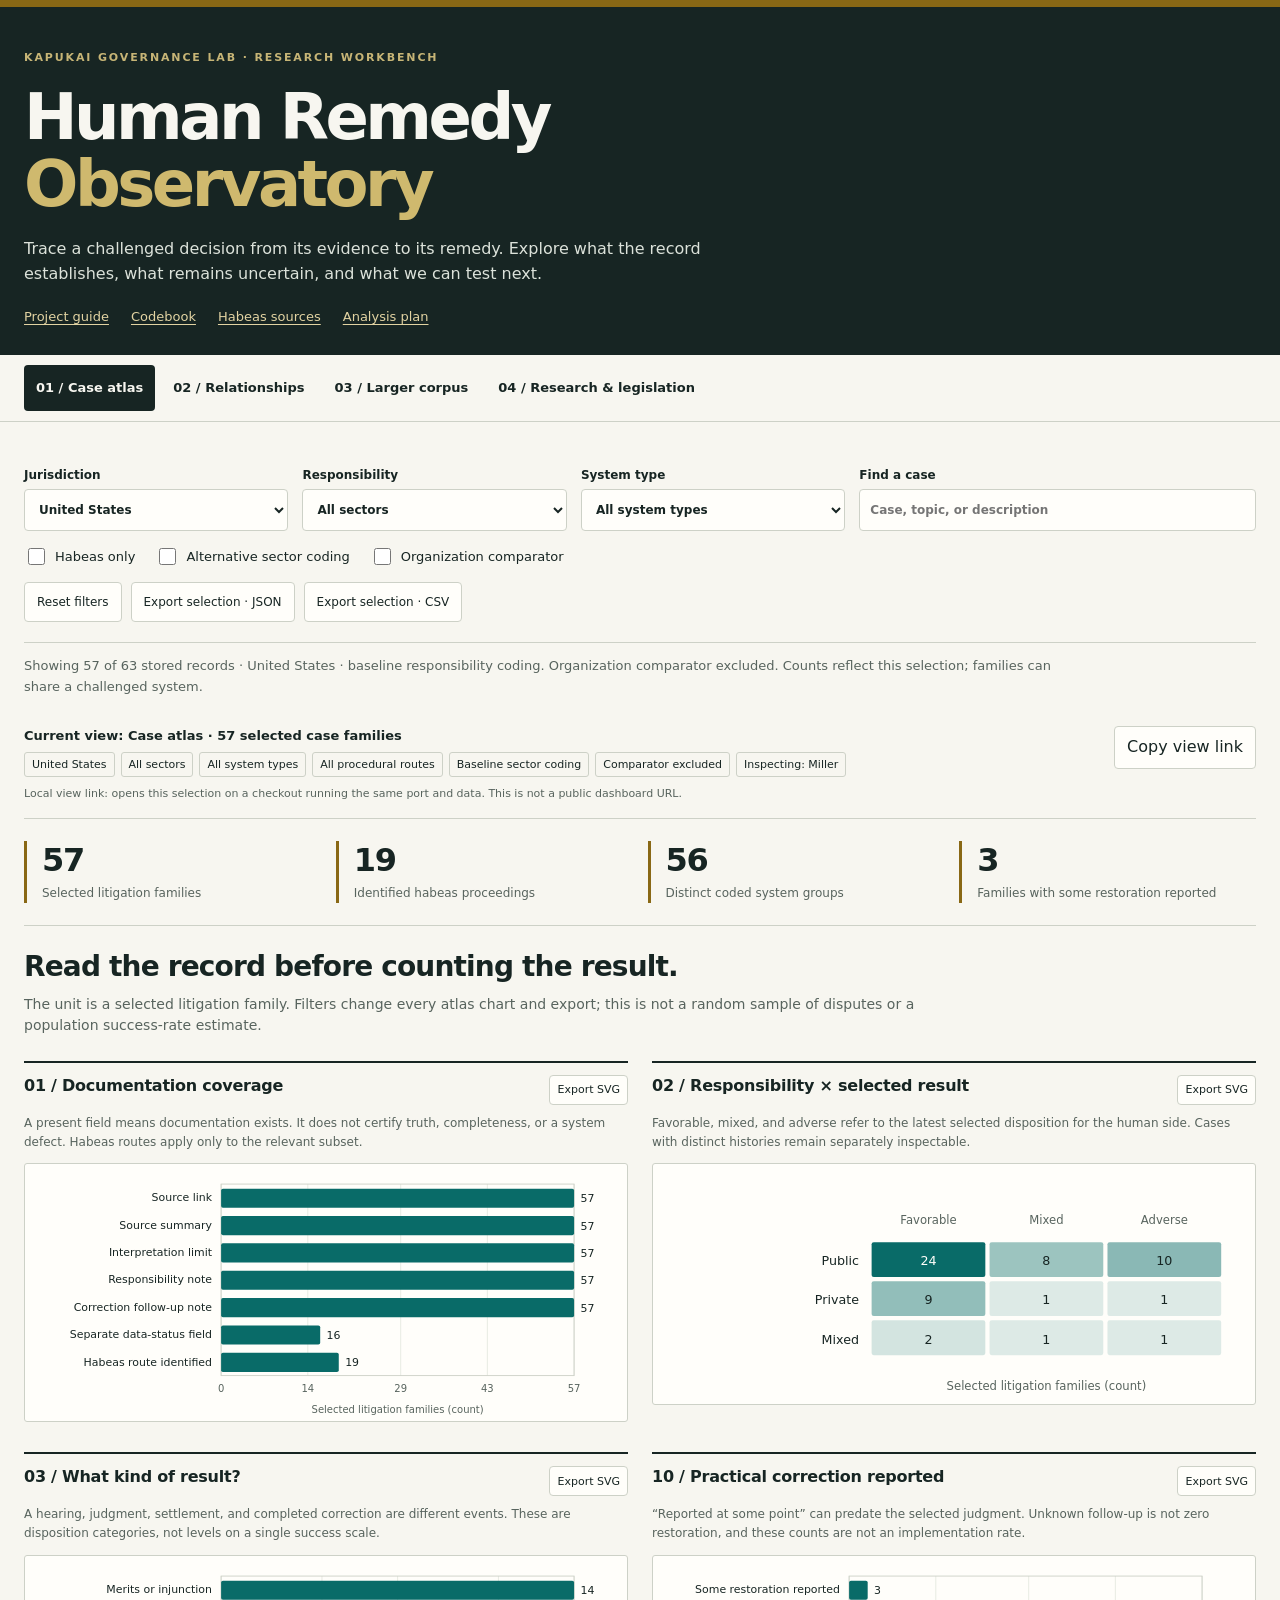
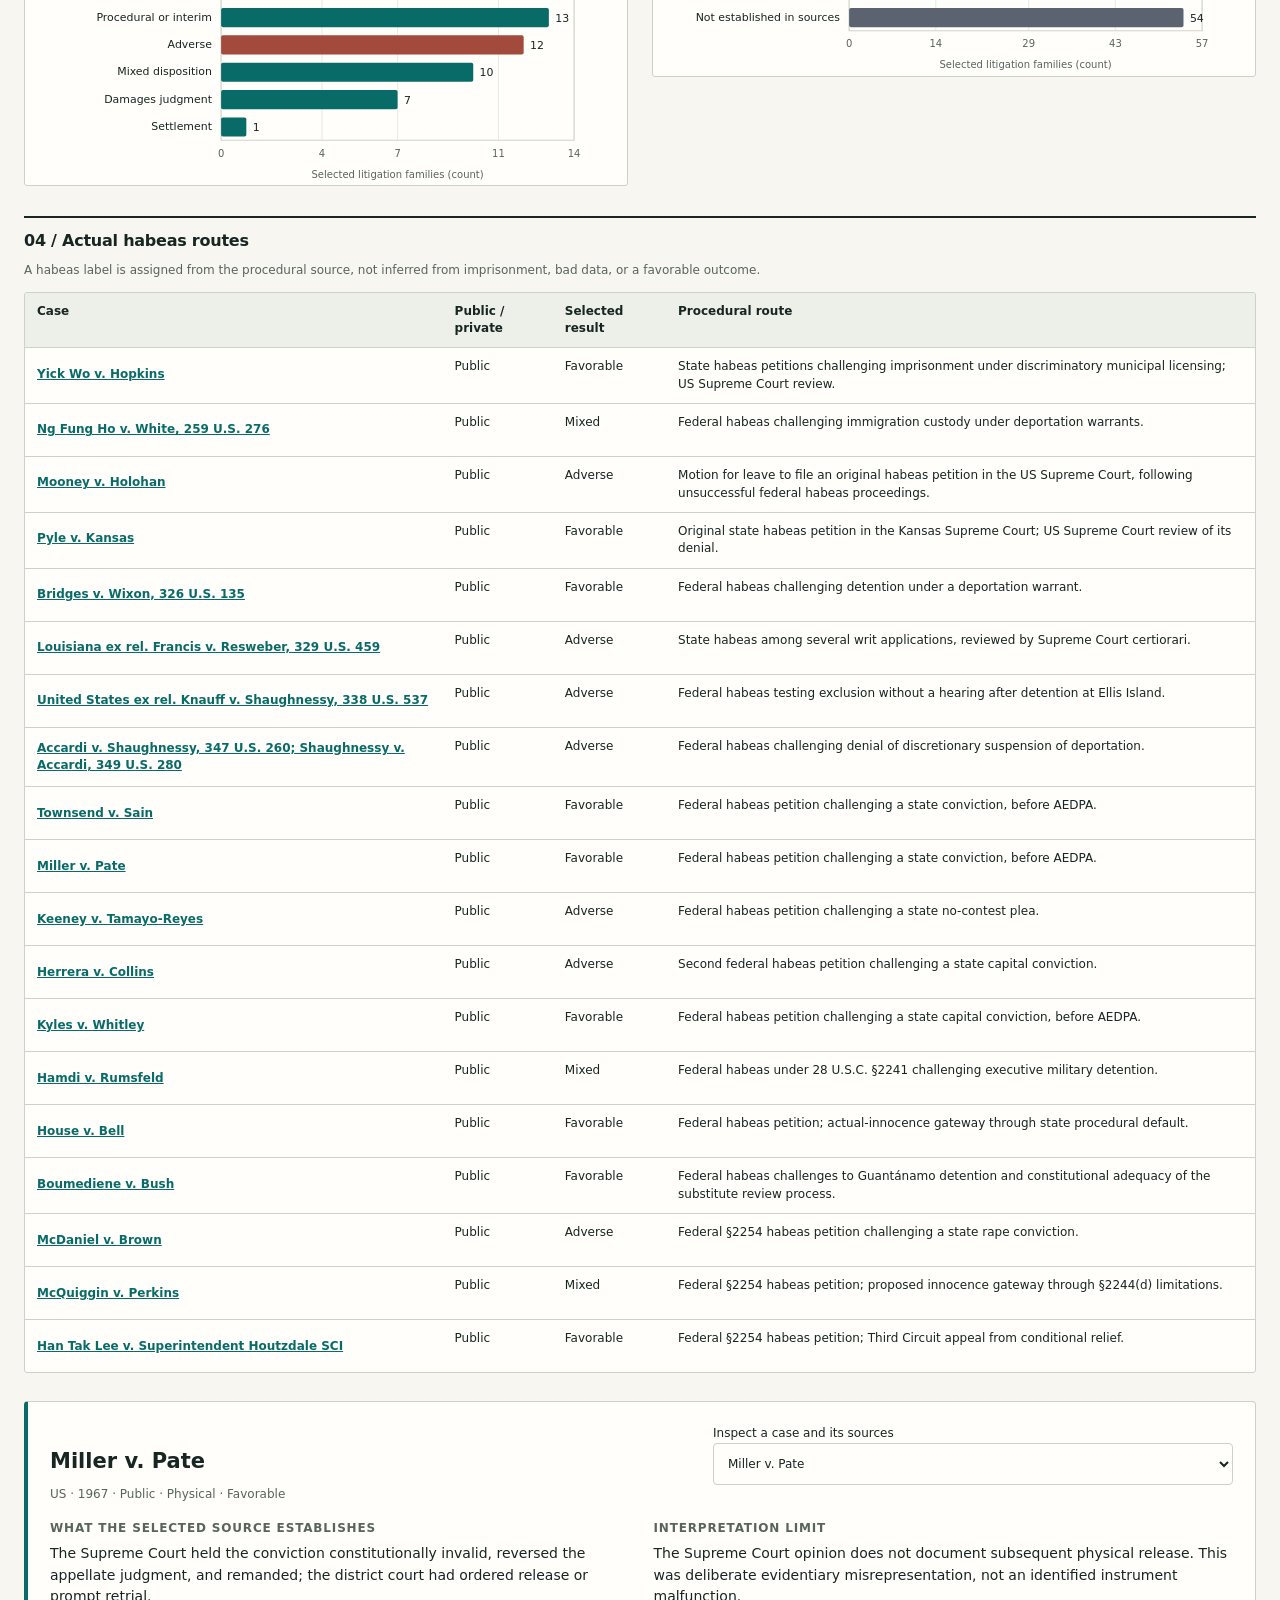
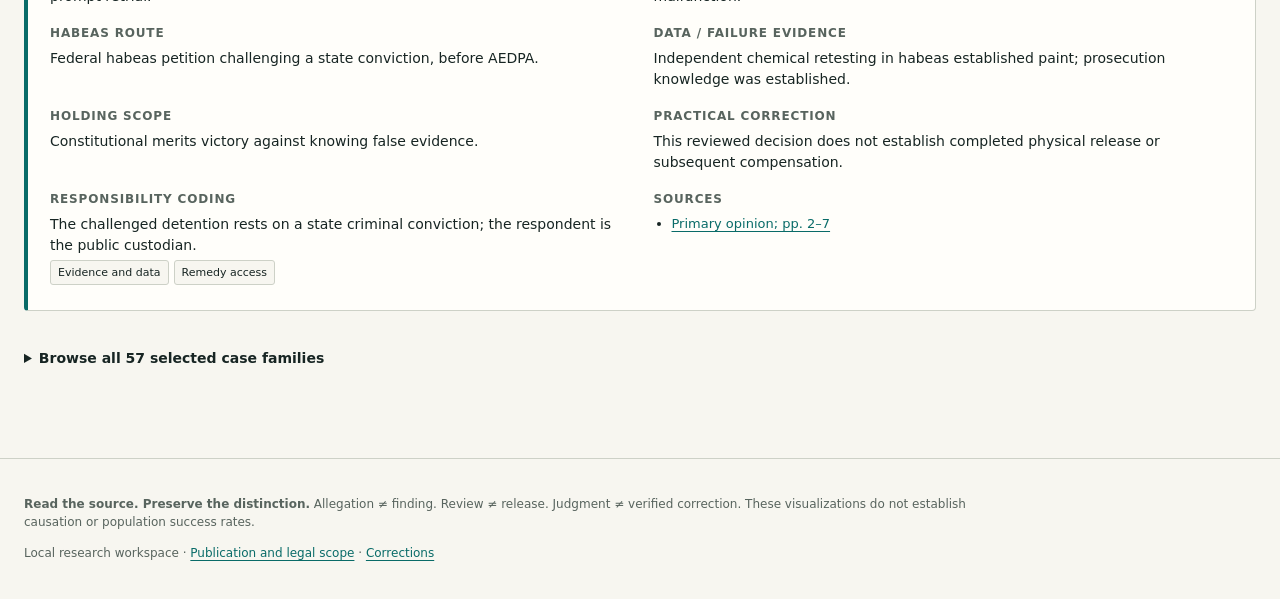
<file: web/index.html>
<!doctype html>
<html lang="en">
<head>
  <meta charset="utf-8">
  <meta name="viewport" content="width=device-width, initial-scale=1">
  <title>Human Remedy Observatory — Research workbench</title>
  <link rel="stylesheet" href="styles.css">
  <script src="analysis.js" defer></script>
  <script src="app.js" defer></script>
</head>
<body>
  <a class="skip" href="#main">Skip to research</a>
  <header class="masthead">
    <p class="eyebrow">KAPUKAI GOVERNANCE LAB · RESEARCH WORKBENCH</p>
    <h1>Human Remedy<br><span>Observatory</span></h1>
    <p class="intro">Trace a challenged decision from its evidence to its remedy. Explore what the record establishes, what remains uncertain, and what we can test next.</p>
    <div class="masthead-links"><a href="../README.md">Project guide</a><a href="../methods/CODEBOOK.md">Codebook</a><a href="../methods/HABEAS_CASES.md">Habeas sources</a><a href="../methods/ANALYSIS_PLAN.md">Analysis plan</a></div>
  </header>
  <nav class="tabs" aria-label="Research views">
    <button type="button" data-view="atlas" class="active" aria-current="page">01 / Case atlas</button>
    <button type="button" data-view="relationships">02 / Relationships</button>
    <button type="button" data-view="corpus">03 / Larger corpus</button>
    <button type="button" data-view="research">04 / Research &amp; legislation</button>
  </nav>
  <main id="main">
    <div id="load-status" role="status">Loading versioned research files…</div>
    <section id="atlas-controls" class="controls" aria-label="Case filters" hidden>
      <label>Jurisdiction<select id="country"><option value="US">United States</option><option value="all">All jurisdictions</option></select></label>
      <label>Responsibility<select id="sector"><option value="all">All sectors</option><option>Public</option><option>Private</option><option>Mixed</option></select></label>
      <label>System type<select id="technology"><option value="all">All system types</option><option>Physical</option><option>Administrative</option><option>Computerized</option></select></label>
      <label>Find a case<input id="search" type="search" maxlength="500" placeholder="Case, topic, or description"></label>
      <div class="checks"><label><input id="habeas" type="checkbox"> Habeas only</label><label><input id="alternative" type="checkbox"> Alternative sector coding</label><label><input id="comparator" type="checkbox"> Organization comparator</label></div>
      <div class="filter-actions"><button id="reset" type="button">Reset filters</button><button id="download-json" type="button">Export selection · JSON</button><button id="download-csv" type="button">Export selection · CSV</button></div>
    </section>
    <p id="selection-note" class="method-note" hidden></p>
    <section id="view-toolbar" class="view-toolbar" aria-label="Current view and bookmark" hidden>
      <div><p id="current-view-summary" class="current-view-summary"></p><div id="view-chips" class="view-chips"></div></div>
      <button id="copy-view-link" type="button">Copy view link</button>
      <p class="view-link-note">Local view link: opens this selection on a checkout running the same port and data. This is not a public dashboard URL.</p>
      <p id="copy-link-status" class="view-link-note" role="status"></p>
      <label id="copy-link-fallback" class="copy-link-fallback" hidden>Copy this local view URL<input id="view-url" type="text" readonly spellcheck="false"></label>
    </section>
    <div id="metrics" class="metrics"></div>
    <section id="view-atlas" class="view" aria-label="Case atlas"></section>
    <section id="view-relationships" class="view" aria-label="Relationships" hidden></section>
    <section id="view-corpus" class="view" aria-label="Larger source corpus" hidden></section>
    <section id="view-research" class="view" aria-label="Research and legislation" hidden></section>
  </main>
  <footer><p><strong>Read the source. Preserve the distinction.</strong> Allegation ≠ finding. Review ≠ release. Judgment ≠ verified correction. These visualizations do not establish causation or population success rates.</p><p>Local research workspace · <a href="../methods/PUBLICATION_AND_LEGAL_SCOPE.md">Publication and legal scope</a> · <a href="../CONTRIBUTING.md">Corrections</a></p></footer>
</body>
</html>
</file>
<file: web/styles.css>
:root{color-scheme:light;--paper:#f7f6f0;--ink:#172523;--muted:#58645e;--line:#cdd1c7;--white:#fffefa;--teal:#096b68;--gold:#896815;--brick:#a24b3d;--slate:#5c6370;--pale:#e4eee8;--pale-gold:#f0e7cc;--font:system-ui,-apple-system,BlinkMacSystemFont,"Segoe UI",sans-serif}
*{box-sizing:border-box}body{margin:0;background:var(--paper);color:var(--ink);font-family:var(--font);line-height:1.55}a{color:var(--teal);text-underline-offset:3px}a:hover{color:var(--gold)}button,input,select{font:inherit}button{cursor:pointer;background:var(--white);border:1px solid var(--line);border-radius:4px;color:var(--ink);padding:8px 12px;min-height:40px}button:hover{border-color:var(--teal);background:var(--pale)}button:focus-visible,a:focus-visible,input:focus-visible,select:focus-visible{outline:3px solid var(--teal);outline-offset:3px}.skip{position:absolute;left:12px;top:-70px;background:var(--white);padding:12px;z-index:5}.skip:focus{top:10px}.masthead{padding:42px max(24px,calc((100vw - 1320px)/2)) 28px;background:var(--ink);color:var(--paper);border-top:7px solid var(--gold)}.eyebrow{font-size:11px;letter-spacing:.17em;font-weight:750;color:#c7b576;margin:0 0 18px}h1{font-size:clamp(36px,5.5vw,64px);font-weight:680;line-height:1.04;letter-spacing:-.055em;margin:0}h1 span{color:#cfb96e}.intro{max-width:720px;font-size:16px;color:#dce2da;margin:20px 0}.masthead-links{display:flex;gap:22px;flex-wrap:wrap;font-size:13px}.masthead a{color:#e2d3a2}.tabs{position:sticky;top:0;z-index:3;display:flex;gap:6px;padding:10px max(24px,calc((100vw - 1320px)/2));background:var(--paper);border-bottom:1px solid var(--line);overflow:auto}.tabs button{border:0;background:transparent;white-space:nowrap;font-size:13px;font-weight:650;min-height:46px}.tabs .active{background:var(--ink);color:var(--paper)}main,footer{max-width:1368px;margin:auto;padding:24px}.controls{display:grid;grid-template-columns:repeat(3,minmax(0,1fr)) minmax(210px,1.5fr);gap:14px;padding:20px 0;border-bottom:1px solid var(--line)}.controls>label{font-size:12px;font-weight:700;display:grid;gap:5px}select,input[type=search]{width:100%;min-width:0;background:var(--white);color:var(--ink);border:1px solid var(--line);padding:9px 10px;border-radius:4px;min-height:42px}.checks{grid-column:1/4;display:flex;gap:20px;align-items:center;flex-wrap:wrap;font-size:13px}.checks label{display:flex;gap:7px;align-items:center}.checks input{width:17px;height:17px;accent-color:var(--teal)}.filter-actions{grid-column:1/-1;display:flex;gap:9px;flex-wrap:wrap}.filter-actions button{font-size:12px}.method-note,.notice{font-size:13px;color:var(--muted);max-width:1050px}.notice{padding:14px 16px;border-left:3px solid var(--gold);background:var(--pale-gold)}.metrics{display:grid;grid-template-columns:repeat(4,1fr);gap:15px;padding:22px 0;border-bottom:1px solid var(--line)}.metric{padding-left:15px;border-left:3px solid var(--gold)}.metric .value{font-size:32px;font-weight:650;letter-spacing:-.04em;line-height:1.2}.metric .label{font-size:12px;color:var(--muted);margin-top:5px}.view{padding-top:24px}.section-title{font-size:28px;line-height:1.2;letter-spacing:-.03em;font-weight:650;margin:0 0 10px}.section-deck{color:var(--muted);max-width:900px;margin:0 0 24px;font-size:14px}.plot-grid{display:grid;grid-template-columns:1fr 1fr;gap:30px 24px;align-items:start}.plot-panel{min-width:0;border-top:2px solid var(--ink);padding-top:12px}.plot-panel.wide{grid-column:1/-1}.plot-head{display:flex;justify-content:space-between;gap:10px;align-items:start}.plot-head h3{font-size:16px;line-height:1.35;margin:0;letter-spacing:-.015em}.plot-head button{min-height:30px;padding:4px 7px;font-size:11px;flex-shrink:0}.plot-note{font-size:12px;color:var(--muted);margin:9px 0 12px}.svg-wrap{width:100%;overflow:auto;background:var(--white);border:1px solid var(--line);border-radius:3px;line-height:0}.svg-wrap svg{display:block;width:100%;height:auto;min-width:360px}.svg-wrap text{font-family:var(--font);font-size:12px;fill:var(--ink)}.svg-wrap .axis-title{font-size:11px;fill:var(--muted)}.svg-wrap .tick{font-size:11px;fill:var(--muted)}.svg-wrap .chart-frame{fill:none;stroke:var(--line);stroke-width:1}.svg-wrap .grid{stroke:#e6e9e1;stroke-width:1}.svg-wrap .focusable{cursor:pointer}.svg-wrap .focusable:focus{outline:none;stroke:var(--ink);stroke-width:3px}.legend{display:flex;gap:14px;flex-wrap:wrap;font-size:11px;margin:8px 0;color:var(--muted)}.legend span{display:flex;align-items:center;gap:5px}.swatch{width:11px;height:11px;border-radius:2px;display:inline-block}.table-wrap{overflow:auto;border:1px solid var(--line);background:var(--white);border-radius:3px}table{border-collapse:collapse;width:100%;font-size:12px;line-height:1.45;text-align:left}th{background:#edf0e8;font-weight:700}td,th{padding:10px 12px;border-bottom:1px solid var(--line);vertical-align:top}td:first-child{font-weight:600}tr:last-child td{border-bottom:0}tr.selected td{background:var(--pale)}table button{padding:2px 0;border:0;background:transparent;text-align:left;color:var(--teal);font-size:12px;text-decoration:underline;min-height:32px}.inspector{margin:28px 0;padding:22px;background:var(--white);border:1px solid var(--line);border-left:4px solid var(--teal);border-radius:4px;scroll-margin-top:90px}.inspector-top{display:flex;gap:18px;align-items:end;justify-content:space-between}.inspector-top label{font-size:12px;max-width:520px;width:100%}.inspector h3{font-size:21px;line-height:1.3;margin:10px 0}.inspector .meta{font-size:12px;color:var(--muted);margin-bottom:16px}.inspector-grid{display:grid;grid-template-columns:1fr 1fr;gap:16px 24px}.inspector h4{font-size:12px;text-transform:uppercase;letter-spacing:.07em;margin:0 0 5px;color:var(--muted)}.inspector p{font-size:14px;margin:0}.inspector ul{margin:4px 0;padding-left:18px;font-size:13px}.badge{display:inline-block;font-size:11px;padding:3px 7px;border:1px solid var(--line);border-radius:3px;background:var(--paper);margin:3px 5px 3px 0}.status-ready{background:var(--pale);color:#175641}.status-needed{background:var(--pale-gold);color:#604705}.research-grid{display:grid;grid-template-columns:1fr 1fr;gap:20px;margin:22px 0}.research-card{background:var(--white);border:1px solid var(--line);padding:18px;border-radius:4px}.research-card h3{margin:0 0 10px;font-size:17px}.research-card p{font-size:13px}.research-card dl{font-size:13px}.research-card dt{font-weight:650;margin-top:10px}.research-card dd{margin-left:0;color:var(--muted)}details{margin:15px 0}summary{cursor:pointer;font-size:14px;font-weight:650;padding:9px 0}pre{background:#edf0e8;padding:14px;overflow:auto;font-size:12px;border-radius:4px;white-space:pre-wrap}.empty{font-size:14px;padding:24px;background:var(--white);border:1px dashed var(--line)}.event-strip{display:flex;flex-wrap:wrap;gap:8px;margin:18px 0}.event-strip span{padding:8px 12px;background:var(--pale);font-size:12px;border-radius:3px}.footer-note{font-size:12px;color:var(--muted)}footer{margin-top:40px;border-top:1px solid var(--line);font-size:12px;color:var(--muted)}footer p{max-width:950px}[hidden]{display:none!important}
@media(max-width:850px){.controls{grid-template-columns:1fr 1fr}.checks{grid-column:1/-1}.plot-grid,.research-grid{grid-template-columns:1fr}.inspector-grid{grid-template-columns:1fr}.metrics{grid-template-columns:1fr 1fr}.plot-panel.wide{grid-column:auto}.masthead{padding:28px 20px}.tabs{padding:8px 14px}main,footer{padding:18px}.inspector-top{display:block}.metric .value{font-size:28px}}
@media(max-width:480px){.controls{grid-template-columns:1fr}.checks{gap:12px}.masthead-links{gap:13px}.tabs button{font-size:12px;padding:8px}.metrics{gap:14px}.section-title{font-size:25px}.inspector{padding:16px}}
@media(prefers-reduced-motion:no-preference){button,a{transition:background .12s,color .12s}}
.view-toolbar{display:grid;grid-template-columns:minmax(0,1fr) auto;align-items:start;gap:8px 18px;border-bottom:1px solid var(--line);padding:16px 0}.current-view-summary{font-size:13px;font-weight:700;margin:0 0 6px}.view-chips{display:flex;gap:6px;flex-wrap:wrap}.view-chips .badge{margin:0;max-width:100%;overflow-wrap:anywhere}.view-link-note{grid-column:1/-1;font-size:11px;color:var(--muted);margin:0}.view-link-note:empty{display:none}.copy-link-fallback{grid-column:1/-1;font-size:12px;font-weight:650}.copy-link-fallback input{display:block;width:100%;margin-top:5px;padding:10px;border:1px solid var(--line);background:var(--white);font-size:12px;color:var(--ink)}
@media(max-width:480px){.view-toolbar{grid-template-columns:1fr}.view-toolbar>button{justify-self:start}}
</file>
